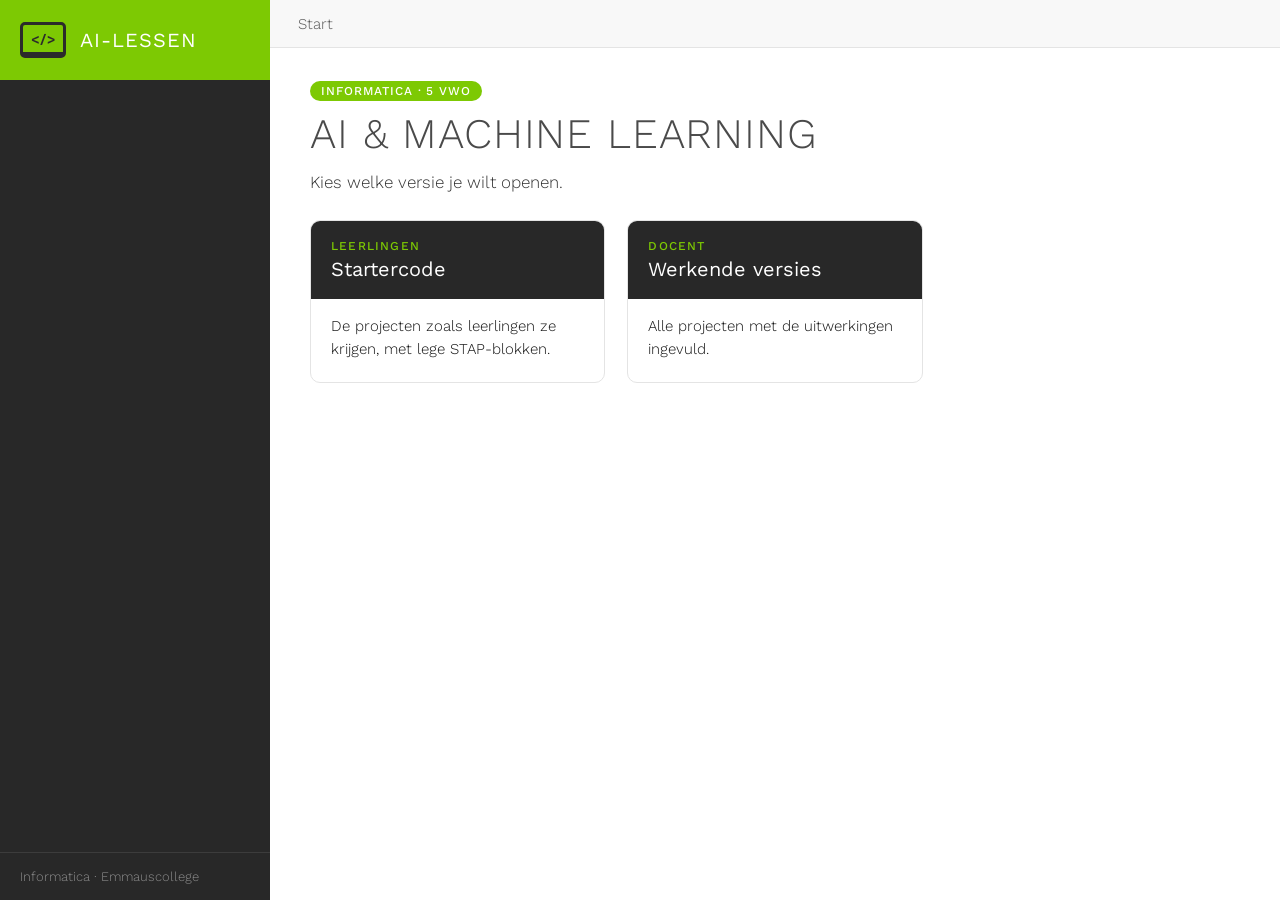
<file: index.html>
<!DOCTYPE html>
<html lang="nl">
<head>
  <meta charset="utf-8">
  <meta name="viewport" content="width=device-width, initial-scale=1">
  <title>AI-lessen · start</title>
  <link rel="icon" href="data:,">
  <link rel="stylesheet" href="https://fonts.googleapis.com/css2?family=Work+Sans:wght@300;400;500;600&display=swap">
  <link rel="stylesheet" href="ai-lessen/stijl.css">
</head>
<body>
  <aside class="zijbalk">
    <a class="merk" href="index.html"><span class="logo">&lt;/&gt;</span>AI-LESSEN</a>
    <div class="voet">Informatica · Emmauscollege</div>
  </aside>
  <main>
    <div class="topbalk">Start</div>
    <div class="inhoud">
      <span class="label">Informatica · 5 vwo</span>
      <h1>AI &amp; Machine Learning</h1>
      <p class="intro">Kies welke versie je wilt openen.</p>
      <div class="projecten">
        <a class="projectkaart" href="ai-lessen/index.html"><div class="kop"><small>Leerlingen</small>Startercode</div><p>De projecten zoals leerlingen ze krijgen, met lege STAP-blokken.</p></a>
        <a class="projectkaart" href="ai-lessen-docent/werkend/index.html"><div class="kop"><small>Docent</small>Werkende versies</div><p>Alle projecten met de uitwerkingen ingevuld.</p></a>
      </div>
    </div>
  </main>
</body>
</html>
</file>
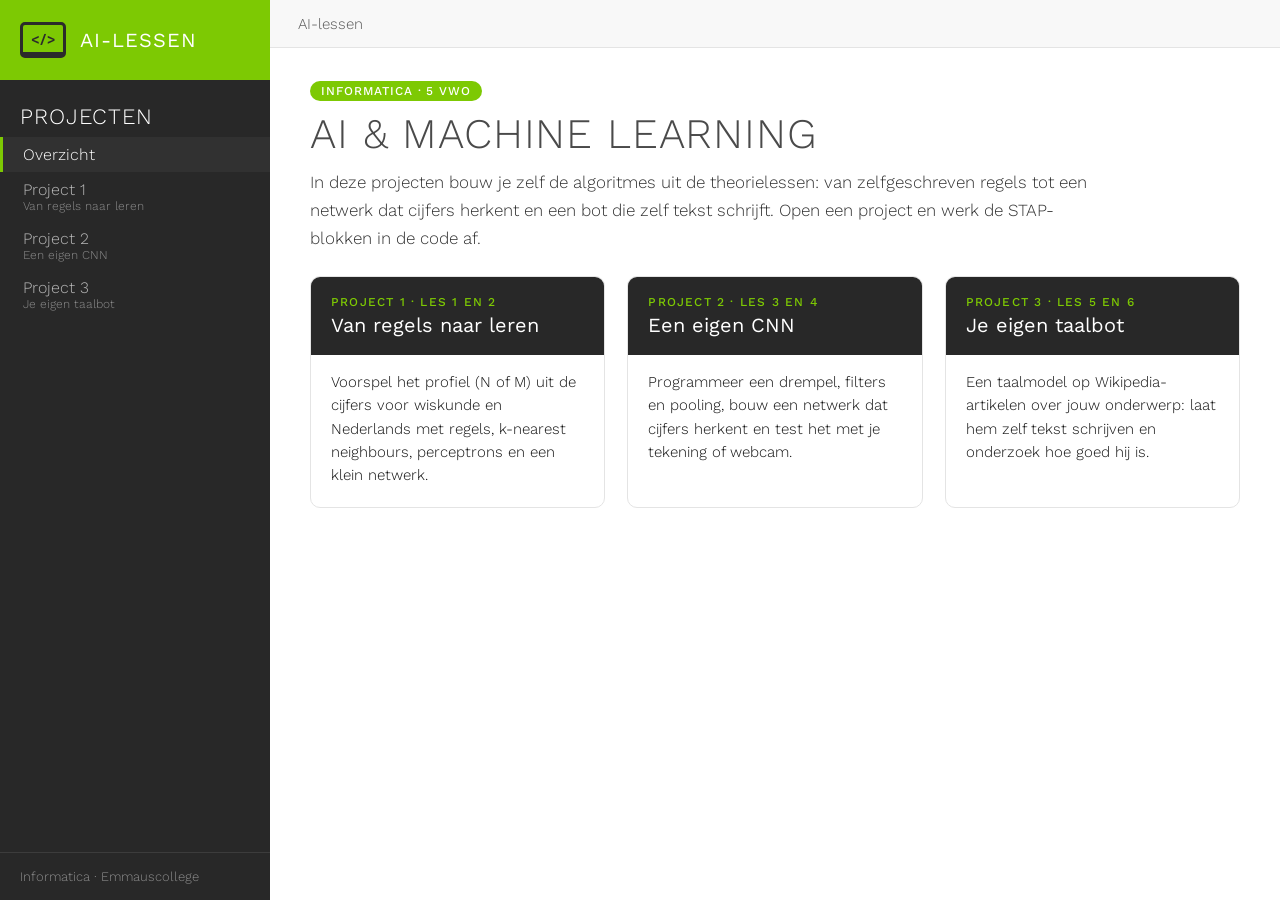
<file: ai-lessen/index.html>
<!DOCTYPE html>
<html lang="nl">
<head>
  <meta charset="utf-8">
  <meta name="viewport" content="width=device-width, initial-scale=1">
  <title>AI & Machine Learning · AI-lessen</title>
  <link rel="icon" href="data:,">
  <link rel="preconnect" href="https://fonts.googleapis.com">
  <link rel="preconnect" href="https://fonts.gstatic.com" crossorigin>
  <link rel="stylesheet" href="https://fonts.googleapis.com/css2?family=Work+Sans:wght@300;400;500;600&display=swap">
  <link rel="stylesheet" href="stijl.css">

</head>
<body>
  <aside class="zijbalk">
    <a class="merk" href="index.html"><span class="logo">&lt;/&gt;</span>AI-LESSEN</a>
    <div class="zij-kop">Projecten</div>
    <nav>
      <a href="index.html" class="actief">Overzicht</a>
      <a href="1-regels-en-buren/index.html">Project 1<small>Van regels naar leren</small></a>
      <a href="2-cnn/index.html">Project 2<small>Een eigen CNN</small></a>
      <a href="3-taalmodel/index.html">Project 3<small>Je eigen taalbot</small></a>
    </nav>
    <div class="voet">Informatica · Emmauscollege</div>
  </aside>
  <main>
    <div class="topbalk">AI-lessen</div>
    <div class="inhoud">
      <span class="label">Informatica · 5 vwo</span>
      <h1>AI & Machine Learning</h1>
      <p class="intro">In deze projecten bouw je zelf de algoritmes uit de theorielessen: van zelfgeschreven regels tot een netwerk dat cijfers herkent en een bot die zelf tekst schrijft. Open een project en werk de STAP-blokken in de code af.</p>
      <div class="projecten">
        <a class="projectkaart" href="1-regels-en-buren/index.html"><div class="kop"><small>Project 1 · les 1 en 2</small>Van regels naar leren</div><p>Voorspel het profiel (N of M) uit de cijfers voor wiskunde en Nederlands met regels, k-nearest neighbours, perceptrons en een klein netwerk.</p></a>
        <a class="projectkaart" href="2-cnn/index.html"><div class="kop"><small>Project 2 · les 3 en 4</small>Een eigen CNN</div><p>Programmeer een drempel, filters en pooling, bouw een netwerk dat cijfers herkent en test het met je tekening of webcam.</p></a>
        <a class="projectkaart" href="3-taalmodel/index.html"><div class="kop"><small>Project 3 · les 5 en 6</small>Je eigen taalbot</div><p>Een taalmodel op Wikipedia-artikelen over jouw onderwerp: laat hem zelf tekst schrijven en onderzoek hoe goed hij is.</p></a>
      </div>
    </div>
  </main>
</body>
</html>
</file>
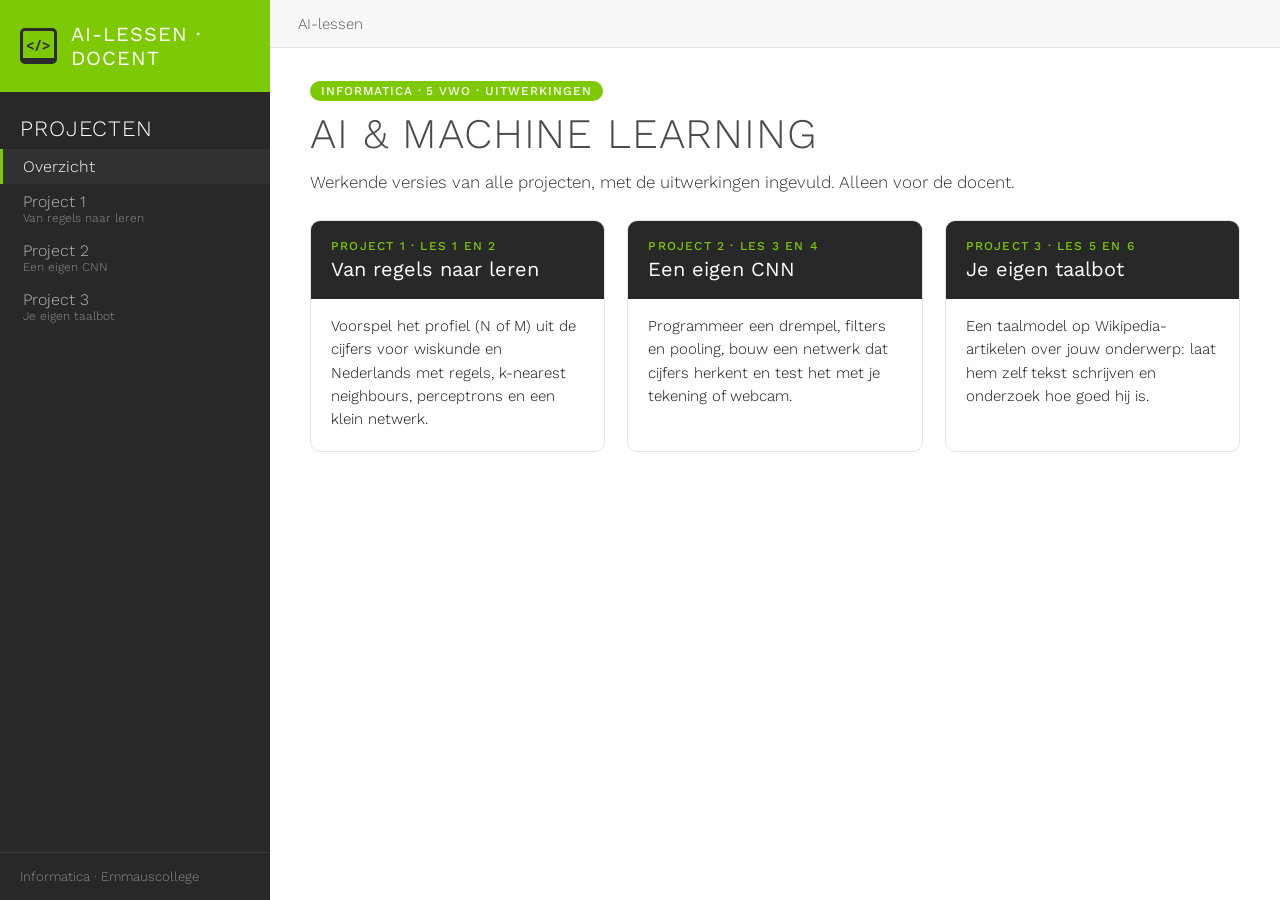
<file: ai-lessen-docent/werkend/index.html>
<!DOCTYPE html>
<html lang="nl">
<head>
  <meta charset="utf-8">
  <meta name="viewport" content="width=device-width, initial-scale=1">
  <title>AI & Machine Learning · AI-lessen</title>
  <link rel="icon" href="data:,">
  <link rel="preconnect" href="https://fonts.googleapis.com">
  <link rel="preconnect" href="https://fonts.gstatic.com" crossorigin>
  <link rel="stylesheet" href="https://fonts.googleapis.com/css2?family=Work+Sans:wght@300;400;500;600&display=swap">
  <link rel="stylesheet" href="stijl.css">

</head>
<body>
  <aside class="zijbalk">
    <a class="merk" href="index.html"><span class="logo">&lt;/&gt;</span>AI-LESSEN · DOCENT</a>
    <div class="zij-kop">Projecten</div>
    <nav>
      <a href="index.html" class="actief">Overzicht</a>
      <a href="1-regels-en-buren/index.html">Project 1<small>Van regels naar leren</small></a>
      <a href="2-cnn/index.html">Project 2<small>Een eigen CNN</small></a>
      <a href="3-taalmodel/index.html">Project 3<small>Je eigen taalbot</small></a>
    </nav>
    <div class="voet">Informatica · Emmauscollege</div>
  </aside>
  <main>
    <div class="topbalk">AI-lessen</div>
    <div class="inhoud">
      <span class="label">Informatica · 5 vwo · uitwerkingen</span>
      <h1>AI & Machine Learning</h1>
      <p class="intro">Werkende versies van alle projecten, met de uitwerkingen ingevuld. Alleen voor de docent.</p>
      <div class="projecten">
        <a class="projectkaart" href="1-regels-en-buren/index.html"><div class="kop"><small>Project 1 · les 1 en 2</small>Van regels naar leren</div><p>Voorspel het profiel (N of M) uit de cijfers voor wiskunde en Nederlands met regels, k-nearest neighbours, perceptrons en een klein netwerk.</p></a>
        <a class="projectkaart" href="2-cnn/index.html"><div class="kop"><small>Project 2 · les 3 en 4</small>Een eigen CNN</div><p>Programmeer een drempel, filters en pooling, bouw een netwerk dat cijfers herkent en test het met je tekening of webcam.</p></a>
        <a class="projectkaart" href="3-taalmodel/index.html"><div class="kop"><small>Project 3 · les 5 en 6</small>Je eigen taalbot</div><p>Een taalmodel op Wikipedia-artikelen over jouw onderwerp: laat hem zelf tekst schrijven en onderzoek hoe goed hij is.</p></a>
      </div>
    </div>
  </main>
</body>
</html>
</file>
<file: ai-lessen/stijl.css>
/* AI-lessen – stijl in de lijn van de informaticasite van het Emmauscollege */
:root {
  --groen: #7dc903;
  --groen-donker: #6aad00;
  --groen-licht: #f2f9e6;
  --zijbalk: #282828;
  --zijbalk-hover: #333333;
  --zijtekst: #bababa;
  --tekst: #101010;
  --titel: #4a4a4a;
  --link: #486ac9;
  --licht: #f8f8f8;
  --rand: #e4e4e4;
  --n: #486ac9;
  --m: #e8890c;
}

* { box-sizing: border-box; }

body {
  margin: 0;
  display: flex;
  min-height: 100vh;
  font-family: "Work Sans", Helvetica, Tahoma, Arial, sans-serif;
  font-weight: 300;
  color: var(--tekst);
  background: #fff;
}

a { color: var(--link); }

/* ---------- Zijbalk ---------- */
.zijbalk {
  width: 270px;
  flex-shrink: 0;
  position: sticky;
  top: 0;
  height: 100vh;
  overflow-y: auto;
  display: flex;
  flex-direction: column;
  background: var(--zijbalk);
  color: var(--zijtekst);
}

.merk {
  display: flex;
  align-items: center;
  gap: 14px;
  padding: 22px 20px;
  background: var(--groen);
  color: #fff;
  text-decoration: none;
  font-size: 20px;
  font-weight: 400;
  letter-spacing: 0.05em;
}

.logo {
  display: inline-flex;
  align-items: center;
  justify-content: center;
  width: 46px;
  height: 36px;
  border: 3px solid #2b2b2b;
  border-bottom-width: 6px;
  border-radius: 5px;
  color: #2b2b2b;
  font-size: 14px;
  font-weight: 600;
}

.zij-kop {
  padding: 24px 20px 8px;
  color: #fff;
  font-size: 22px;
  font-weight: 300;
  letter-spacing: 0.04em;
  text-transform: uppercase;
}

.zijbalk nav a {
  display: block;
  padding: 8px 20px;
  border-left: 3px solid transparent;
  color: var(--zijtekst);
  text-decoration: none;
  font-size: 16px;
}

.zijbalk nav a:hover { color: #fff; background: var(--zijbalk-hover); }
.zijbalk nav a.actief { color: #fff; border-left-color: var(--groen); background: #313131; }
.zijbalk nav a small { display: block; font-size: 12px; color: #8d8d8d; }

.bediening { padding: 0 20px 20px; }
.toets { display: flex; gap: 10px; align-items: baseline; padding: 4px 0; font-size: 14px; }
.toets span:last-child { color: #d6d6d6; }

kbd {
  display: inline-block;
  min-width: 26px;
  padding: 1px 7px;
  border: 1px solid #555;
  border-bottom-width: 3px;
  border-radius: 4px;
  background: #3a3a3a;
  color: #fff;
  font-family: inherit;
  font-size: 12px;
  font-weight: 500;
  text-align: center;
}

.voet {
  margin-top: auto;
  padding: 16px 20px;
  border-top: 1px solid #3c3c3c;
  font-size: 13px;
  color: #8d8d8d;
}

/* ---------- Hoofdgedeelte ---------- */
main { flex: 1; min-width: 0; }

.topbalk {
  display: flex;
  align-items: center;
  gap: 8px;
  height: 48px;
  padding: 0 28px;
  background: var(--licht);
  border-bottom: 1px solid var(--rand);
  color: #555;
  font-size: 15px;
}

.topbalk a { text-decoration: none; }

.inhoud { max-width: 1100px; margin: 0 auto; padding: 32px 40px 70px; }

h1 {
  margin: 8px 0 10px;
  color: var(--titel);
  font-size: 42px;
  font-weight: 300;
  letter-spacing: 0.02em;
  text-transform: uppercase;
}

h2 { margin: 36px 0 12px; color: var(--titel); font-size: 28px; font-weight: 400; }

.label {
  display: inline-block;
  padding: 3px 11px;
  border-radius: 12px;
  background: var(--groen);
  color: #fff;
  font-size: 12px;
  font-weight: 500;
  letter-spacing: 0.08em;
  text-transform: uppercase;
}

.intro { max-width: 780px; margin: 0 0 24px; font-size: 17px; line-height: 1.65; color: #333; }

.tip {
  max-width: 780px;
  margin: 0 0 24px;
  padding: 12px 16px;
  border-left: 4px solid var(--groen);
  background: var(--groen-licht);
  font-size: 15px;
  line-height: 1.55;
}

code {
  padding: 1px 6px;
  border: 1px solid var(--rand);
  border-radius: 3px;
  background: var(--licht);
  font-family: Consolas, Menlo, monospace;
  font-size: 0.88em;
}

.kaart {
  display: inline-block;
  max-width: 100%;
  padding: 20px;
  border: 1px solid var(--rand);
  border-radius: 10px;
  background: #fff;
  box-shadow: 0 2px 8px rgba(0, 0, 0, 0.06);
}

.kaart canvas { display: block; border-radius: 4px; }
.kaart.breed { display: block; max-width: 820px; }

/* ---------- Knoppen en invoer ---------- */
button {
  padding: 9px 18px;
  border: 0;
  border-radius: 6px;
  background: var(--groen);
  color: #fff;
  font-family: inherit;
  font-size: 15px;
  font-weight: 500;
  cursor: pointer;
}

button:hover { background: var(--groen-donker); }
button.tweede { background: #fff; color: var(--titel); border: 1px solid #cfcfcf; }
button.tweede:hover { background: var(--licht); }

input[type="text"], input:not([type]) {
  flex: 1;
  min-width: 0;
  padding: 10px 12px;
  border: 1px solid #cfcfcf;
  border-radius: 6px;
  font-family: inherit;
  font-size: 16px;
}

input:focus { outline: 2px solid var(--groen); border-color: transparent; }
input[type="range"] { accent-color: var(--groen); }

.knoppen { display: flex; flex-wrap: wrap; gap: 10px; margin-top: 16px; }

/* ---------- Project 3: chat ---------- */
.info { margin: 0 0 14px; color: #555; font-size: 14px; }

.instellingen {
  display: flex;
  flex-wrap: wrap;
  align-items: center;
  gap: 10px 14px;
  margin-bottom: 14px;
  padding: 10px 14px;
  border-radius: 8px;
  background: var(--licht);
  font-size: 14px;
}

.instellingen .waarde { min-width: 28px; font-weight: 500; }

.chat {
  display: flex;
  flex-direction: column;
  gap: 10px;
  height: 360px;
  overflow-y: auto;
  padding: 16px;
  border: 1px solid var(--rand);
  border-radius: 10px;
  background: #fafafa;
}

.bubbel { max-width: 78%; padding: 10px 14px; border-radius: 14px; font-size: 15px; line-height: 1.5; }
.bubbel.bot { align-self: flex-start; background: #fff; border: 1px solid var(--rand); border-bottom-left-radius: 4px; }
.bubbel.jij { align-self: flex-end; background: var(--groen); color: #fff; border-bottom-right-radius: 4px; }

.invoerrij { display: flex; gap: 10px; margin-top: 14px; }

.suggesties { display: flex; flex-wrap: wrap; gap: 8px; min-height: 36px; margin-top: 10px; }

button.chip {
  padding: 5px 14px;
  border: 1px solid var(--groen);
  border-radius: 16px;
  background: var(--groen-licht);
  color: #3d6400;
  font-size: 14px;
}

button.chip:hover { background: var(--groen); color: #fff; }

/* ---------- Overzichtspagina ---------- */
.projecten { display: grid; grid-template-columns: repeat(auto-fill, minmax(290px, 1fr)); gap: 22px; }

.projectkaart {
  display: flex;
  flex-direction: column;
  overflow: hidden;
  border: 1px solid var(--rand);
  border-radius: 10px;
  color: inherit;
  text-decoration: none;
  transition: transform 0.15s, box-shadow 0.15s;
}

.projectkaart:hover { transform: translateY(-3px); box-shadow: 0 8px 20px rgba(0, 0, 0, 0.1); }
.projectkaart .kop { padding: 18px 20px; background: var(--zijbalk); color: #fff; font-size: 20px; font-weight: 400; }
.projectkaart .kop small { display: block; margin-bottom: 4px; color: var(--groen); font-size: 12px; font-weight: 500; letter-spacing: 0.1em; text-transform: uppercase; }
.projectkaart p { margin: 0; padding: 16px 20px 20px; font-size: 15px; line-height: 1.55; }

@media (max-width: 860px) {
  body { flex-direction: column; }
  .zijbalk { position: static; width: 100%; height: auto; }
  .inhoud { padding: 24px 16px 50px; }
  h1 { font-size: 32px; }
}

/* ---------- Project 2: tabbladen ---------- */
.tabs { display: flex; flex-wrap: wrap; gap: 10px; margin-bottom: 18px; }

/* ---------- Project 3: woordenrichtlijn ---------- */
.richtlijn { margin: 0 0 14px; border-collapse: collapse; font-size: 14px; }
.richtlijn th, .richtlijn td { padding: 5px 12px; border-bottom: 1px solid var(--rand); text-align: left; }
.richtlijn th { font-weight: 500; color: var(--titel); }
.richtlijn tr.nu td { background: var(--groen-licht); font-weight: 500; }
.ok { color: #3d7a00; font-weight: 500; }
.nietok { color: #b85c00; font-weight: 500; }

.onderzoek { display: flex; gap: 10px; align-items: center; margin-bottom: 8px; }
.onderzoek input { max-width: 260px; }
.uitkomst { margin: 0 0 18px; padding: 10px 14px; border-radius: 8px; background: var(--licht); font-size: 14px; line-height: 1.6; min-height: 42px; }
</file>
<file: ai-lessen-docent/werkend/stijl.css>
/* AI-lessen – stijl in de lijn van de informaticasite van het Emmauscollege */
:root {
  --groen: #7dc903;
  --groen-donker: #6aad00;
  --groen-licht: #f2f9e6;
  --zijbalk: #282828;
  --zijbalk-hover: #333333;
  --zijtekst: #bababa;
  --tekst: #101010;
  --titel: #4a4a4a;
  --link: #486ac9;
  --licht: #f8f8f8;
  --rand: #e4e4e4;
  --n: #486ac9;
  --m: #e8890c;
}

* { box-sizing: border-box; }

body {
  margin: 0;
  display: flex;
  min-height: 100vh;
  font-family: "Work Sans", Helvetica, Tahoma, Arial, sans-serif;
  font-weight: 300;
  color: var(--tekst);
  background: #fff;
}

a { color: var(--link); }

/* ---------- Zijbalk ---------- */
.zijbalk {
  width: 270px;
  flex-shrink: 0;
  position: sticky;
  top: 0;
  height: 100vh;
  overflow-y: auto;
  display: flex;
  flex-direction: column;
  background: var(--zijbalk);
  color: var(--zijtekst);
}

.merk {
  display: flex;
  align-items: center;
  gap: 14px;
  padding: 22px 20px;
  background: var(--groen);
  color: #fff;
  text-decoration: none;
  font-size: 20px;
  font-weight: 400;
  letter-spacing: 0.05em;
}

.logo {
  display: inline-flex;
  align-items: center;
  justify-content: center;
  width: 46px;
  height: 36px;
  border: 3px solid #2b2b2b;
  border-bottom-width: 6px;
  border-radius: 5px;
  color: #2b2b2b;
  font-size: 14px;
  font-weight: 600;
}

.zij-kop {
  padding: 24px 20px 8px;
  color: #fff;
  font-size: 22px;
  font-weight: 300;
  letter-spacing: 0.04em;
  text-transform: uppercase;
}

.zijbalk nav a {
  display: block;
  padding: 8px 20px;
  border-left: 3px solid transparent;
  color: var(--zijtekst);
  text-decoration: none;
  font-size: 16px;
}

.zijbalk nav a:hover { color: #fff; background: var(--zijbalk-hover); }
.zijbalk nav a.actief { color: #fff; border-left-color: var(--groen); background: #313131; }
.zijbalk nav a small { display: block; font-size: 12px; color: #8d8d8d; }

.bediening { padding: 0 20px 20px; }
.toets { display: flex; gap: 10px; align-items: baseline; padding: 4px 0; font-size: 14px; }
.toets span:last-child { color: #d6d6d6; }

kbd {
  display: inline-block;
  min-width: 26px;
  padding: 1px 7px;
  border: 1px solid #555;
  border-bottom-width: 3px;
  border-radius: 4px;
  background: #3a3a3a;
  color: #fff;
  font-family: inherit;
  font-size: 12px;
  font-weight: 500;
  text-align: center;
}

.voet {
  margin-top: auto;
  padding: 16px 20px;
  border-top: 1px solid #3c3c3c;
  font-size: 13px;
  color: #8d8d8d;
}

/* ---------- Hoofdgedeelte ---------- */
main { flex: 1; min-width: 0; }

.topbalk {
  display: flex;
  align-items: center;
  gap: 8px;
  height: 48px;
  padding: 0 28px;
  background: var(--licht);
  border-bottom: 1px solid var(--rand);
  color: #555;
  font-size: 15px;
}

.topbalk a { text-decoration: none; }

.inhoud { max-width: 1100px; margin: 0 auto; padding: 32px 40px 70px; }

h1 {
  margin: 8px 0 10px;
  color: var(--titel);
  font-size: 42px;
  font-weight: 300;
  letter-spacing: 0.02em;
  text-transform: uppercase;
}

h2 { margin: 36px 0 12px; color: var(--titel); font-size: 28px; font-weight: 400; }

.label {
  display: inline-block;
  padding: 3px 11px;
  border-radius: 12px;
  background: var(--groen);
  color: #fff;
  font-size: 12px;
  font-weight: 500;
  letter-spacing: 0.08em;
  text-transform: uppercase;
}

.intro { max-width: 780px; margin: 0 0 24px; font-size: 17px; line-height: 1.65; color: #333; }

.tip {
  max-width: 780px;
  margin: 0 0 24px;
  padding: 12px 16px;
  border-left: 4px solid var(--groen);
  background: var(--groen-licht);
  font-size: 15px;
  line-height: 1.55;
}

code {
  padding: 1px 6px;
  border: 1px solid var(--rand);
  border-radius: 3px;
  background: var(--licht);
  font-family: Consolas, Menlo, monospace;
  font-size: 0.88em;
}

.kaart {
  display: inline-block;
  max-width: 100%;
  padding: 20px;
  border: 1px solid var(--rand);
  border-radius: 10px;
  background: #fff;
  box-shadow: 0 2px 8px rgba(0, 0, 0, 0.06);
}

.kaart canvas { display: block; border-radius: 4px; }
.kaart.breed { display: block; max-width: 820px; }

/* ---------- Knoppen en invoer ---------- */
button {
  padding: 9px 18px;
  border: 0;
  border-radius: 6px;
  background: var(--groen);
  color: #fff;
  font-family: inherit;
  font-size: 15px;
  font-weight: 500;
  cursor: pointer;
}

button:hover { background: var(--groen-donker); }
button.tweede { background: #fff; color: var(--titel); border: 1px solid #cfcfcf; }
button.tweede:hover { background: var(--licht); }

input[type="text"], input:not([type]) {
  flex: 1;
  min-width: 0;
  padding: 10px 12px;
  border: 1px solid #cfcfcf;
  border-radius: 6px;
  font-family: inherit;
  font-size: 16px;
}

input:focus { outline: 2px solid var(--groen); border-color: transparent; }
input[type="range"] { accent-color: var(--groen); }

.knoppen { display: flex; flex-wrap: wrap; gap: 10px; margin-top: 16px; }

/* ---------- Project 3: chat ---------- */
.info { margin: 0 0 14px; color: #555; font-size: 14px; }

.instellingen {
  display: flex;
  flex-wrap: wrap;
  align-items: center;
  gap: 10px 14px;
  margin-bottom: 14px;
  padding: 10px 14px;
  border-radius: 8px;
  background: var(--licht);
  font-size: 14px;
}

.instellingen .waarde { min-width: 28px; font-weight: 500; }

.chat {
  display: flex;
  flex-direction: column;
  gap: 10px;
  height: 360px;
  overflow-y: auto;
  padding: 16px;
  border: 1px solid var(--rand);
  border-radius: 10px;
  background: #fafafa;
}

.bubbel { max-width: 78%; padding: 10px 14px; border-radius: 14px; font-size: 15px; line-height: 1.5; }
.bubbel.bot { align-self: flex-start; background: #fff; border: 1px solid var(--rand); border-bottom-left-radius: 4px; }
.bubbel.jij { align-self: flex-end; background: var(--groen); color: #fff; border-bottom-right-radius: 4px; }

.invoerrij { display: flex; gap: 10px; margin-top: 14px; }

.suggesties { display: flex; flex-wrap: wrap; gap: 8px; min-height: 36px; margin-top: 10px; }

button.chip {
  padding: 5px 14px;
  border: 1px solid var(--groen);
  border-radius: 16px;
  background: var(--groen-licht);
  color: #3d6400;
  font-size: 14px;
}

button.chip:hover { background: var(--groen); color: #fff; }

/* ---------- Overzichtspagina ---------- */
.projecten { display: grid; grid-template-columns: repeat(auto-fill, minmax(290px, 1fr)); gap: 22px; }

.projectkaart {
  display: flex;
  flex-direction: column;
  overflow: hidden;
  border: 1px solid var(--rand);
  border-radius: 10px;
  color: inherit;
  text-decoration: none;
  transition: transform 0.15s, box-shadow 0.15s;
}

.projectkaart:hover { transform: translateY(-3px); box-shadow: 0 8px 20px rgba(0, 0, 0, 0.1); }
.projectkaart .kop { padding: 18px 20px; background: var(--zijbalk); color: #fff; font-size: 20px; font-weight: 400; }
.projectkaart .kop small { display: block; margin-bottom: 4px; color: var(--groen); font-size: 12px; font-weight: 500; letter-spacing: 0.1em; text-transform: uppercase; }
.projectkaart p { margin: 0; padding: 16px 20px 20px; font-size: 15px; line-height: 1.55; }

@media (max-width: 860px) {
  body { flex-direction: column; }
  .zijbalk { position: static; width: 100%; height: auto; }
  .inhoud { padding: 24px 16px 50px; }
  h1 { font-size: 32px; }
}

/* ---------- Project 2: tabbladen ---------- */
.tabs { display: flex; flex-wrap: wrap; gap: 10px; margin-bottom: 18px; }

/* ---------- Project 3: woordenrichtlijn ---------- */
.richtlijn { margin: 0 0 14px; border-collapse: collapse; font-size: 14px; }
.richtlijn th, .richtlijn td { padding: 5px 12px; border-bottom: 1px solid var(--rand); text-align: left; }
.richtlijn th { font-weight: 500; color: var(--titel); }
.richtlijn tr.nu td { background: var(--groen-licht); font-weight: 500; }
.ok { color: #3d7a00; font-weight: 500; }
.nietok { color: #b85c00; font-weight: 500; }

.onderzoek { display: flex; gap: 10px; align-items: center; margin-bottom: 8px; }
.onderzoek input { max-width: 260px; }
.uitkomst { margin: 0 0 18px; padding: 10px 14px; border-radius: 8px; background: var(--licht); font-size: 14px; line-height: 1.6; min-height: 42px; }
</file>
